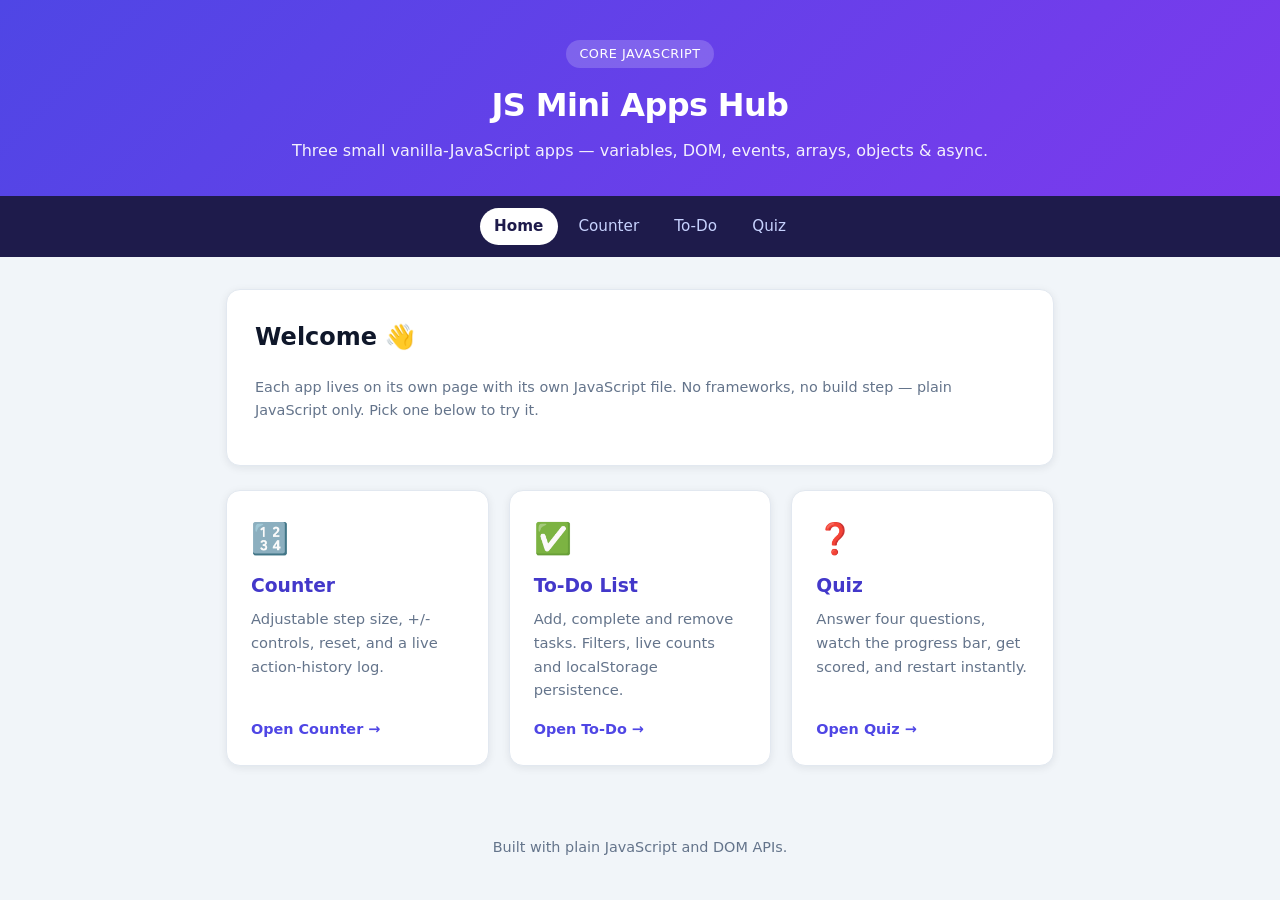
<file: index.html>
<!DOCTYPE html>
<html lang="en">
<head>
  <meta charset="UTF-8" />
  <meta name="viewport" content="width=device-width, initial-scale=1.0" />
  <title>JS Mini Apps Hub</title>
  <link rel="stylesheet" href="styles.css" />
</head>
<body>
  <header>
    <span class="badge">Core JavaScript</span>
    <h1>JS Mini Apps Hub</h1>
    <p>Three small vanilla-JavaScript apps — variables, DOM, events, arrays, objects &amp; async.</p>
  </header>

  <nav>
    <a href="index.html" class="active">Home</a>
    <a href="counter.html">Counter</a>
    <a href="todo.html">To-Do</a>
    <a href="quiz.html">Quiz</a>
  </nav>

  <main>
    <section>
      <h2>Welcome 👋</h2>
      <p class="hint">Each app lives on its own page with its own JavaScript file. No frameworks, no build step — plain JavaScript only. Pick one below to try it.</p>
    </section>

    <div class="card-grid">
      <a class="card" href="counter.html">
        <span class="icon">🔢</span>
        <h3>Counter</h3>
        <p>Adjustable step size, +/- controls, reset, and a live action-history log.</p>
        <span class="open">Open Counter →</span>
      </a>

      <a class="card" href="todo.html">
        <span class="icon">✅</span>
        <h3>To-Do List</h3>
        <p>Add, complete and remove tasks. Filters, live counts and localStorage persistence.</p>
        <span class="open">Open To-Do →</span>
      </a>

      <a class="card" href="quiz.html">
        <span class="icon">❓</span>
        <h3>Quiz</h3>
        <p>Answer four questions, watch the progress bar, get scored, and restart instantly.</p>
        <span class="open">Open Quiz →</span>
      </a>
    </div>
  </main>

  <footer>
    <p>Built with plain JavaScript and DOM APIs.</p>
  </footer>
</body>
</html>
</file>
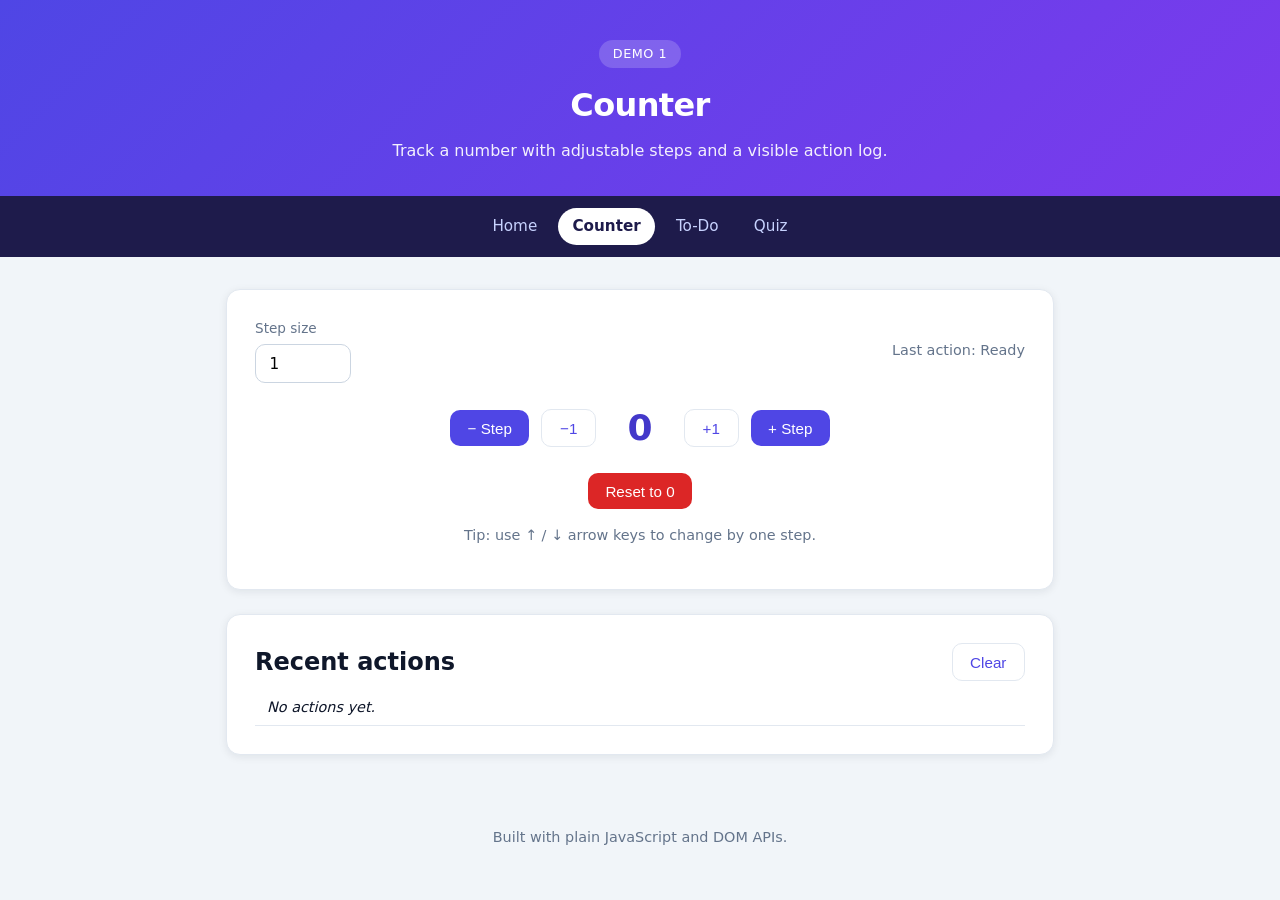
<file: counter.html>
<!DOCTYPE html>
<html lang="en">
<head>
  <meta charset="UTF-8" />
  <meta name="viewport" content="width=device-width, initial-scale=1.0" />
  <title>Counter · JS Mini Apps Hub</title>
  <link rel="stylesheet" href="styles.css" />
</head>
<body>
  <header>
    <span class="badge">Demo 1</span>
    <h1>Counter</h1>
    <p>Track a number with adjustable steps and a visible action log.</p>
  </header>

  <nav>
    <a href="index.html">Home</a>
    <a href="counter.html" class="active">Counter</a>
    <a href="todo.html">To-Do</a>
    <a href="quiz.html">Quiz</a>
  </nav>

  <main>
    <section>
      <div class="row between">
        <div>
          <label for="stepInput">Step size</label>
          <input id="stepInput" type="number" value="1" min="1" style="width: 6rem;" />
        </div>
        <p id="statusMsg" class="hint">Last action: Ready</p>
      </div>

      <div class="controls" style="justify-content: center;">
        <button id="decreaseBtn">− Step</button>
        <button class="ghost" id="minusOneBtn">−1</button>
        <span id="countValue">0</span>
        <button class="ghost" id="plusOneBtn">+1</button>
        <button id="increaseBtn">+ Step</button>
      </div>

      <div class="row" style="justify-content: center;">
        <button class="danger" id="resetBtn">Reset to 0</button>
      </div>

      <p class="hint" style="text-align:center;">Tip: use ↑ / ↓ arrow keys to change by one step.</p>
    </section>

    <section>
      <div class="row between">
        <h2 style="margin:0;">Recent actions</h2>
        <button class="ghost" id="clearLogBtn">Clear</button>
      </div>
      <ul class="log" id="actionLog"></ul>
    </section>
  </main>

  <footer><p>Built with plain JavaScript and DOM APIs.</p></footer>

  <script src="counter.js"></script>
</body>
</html>
</file>
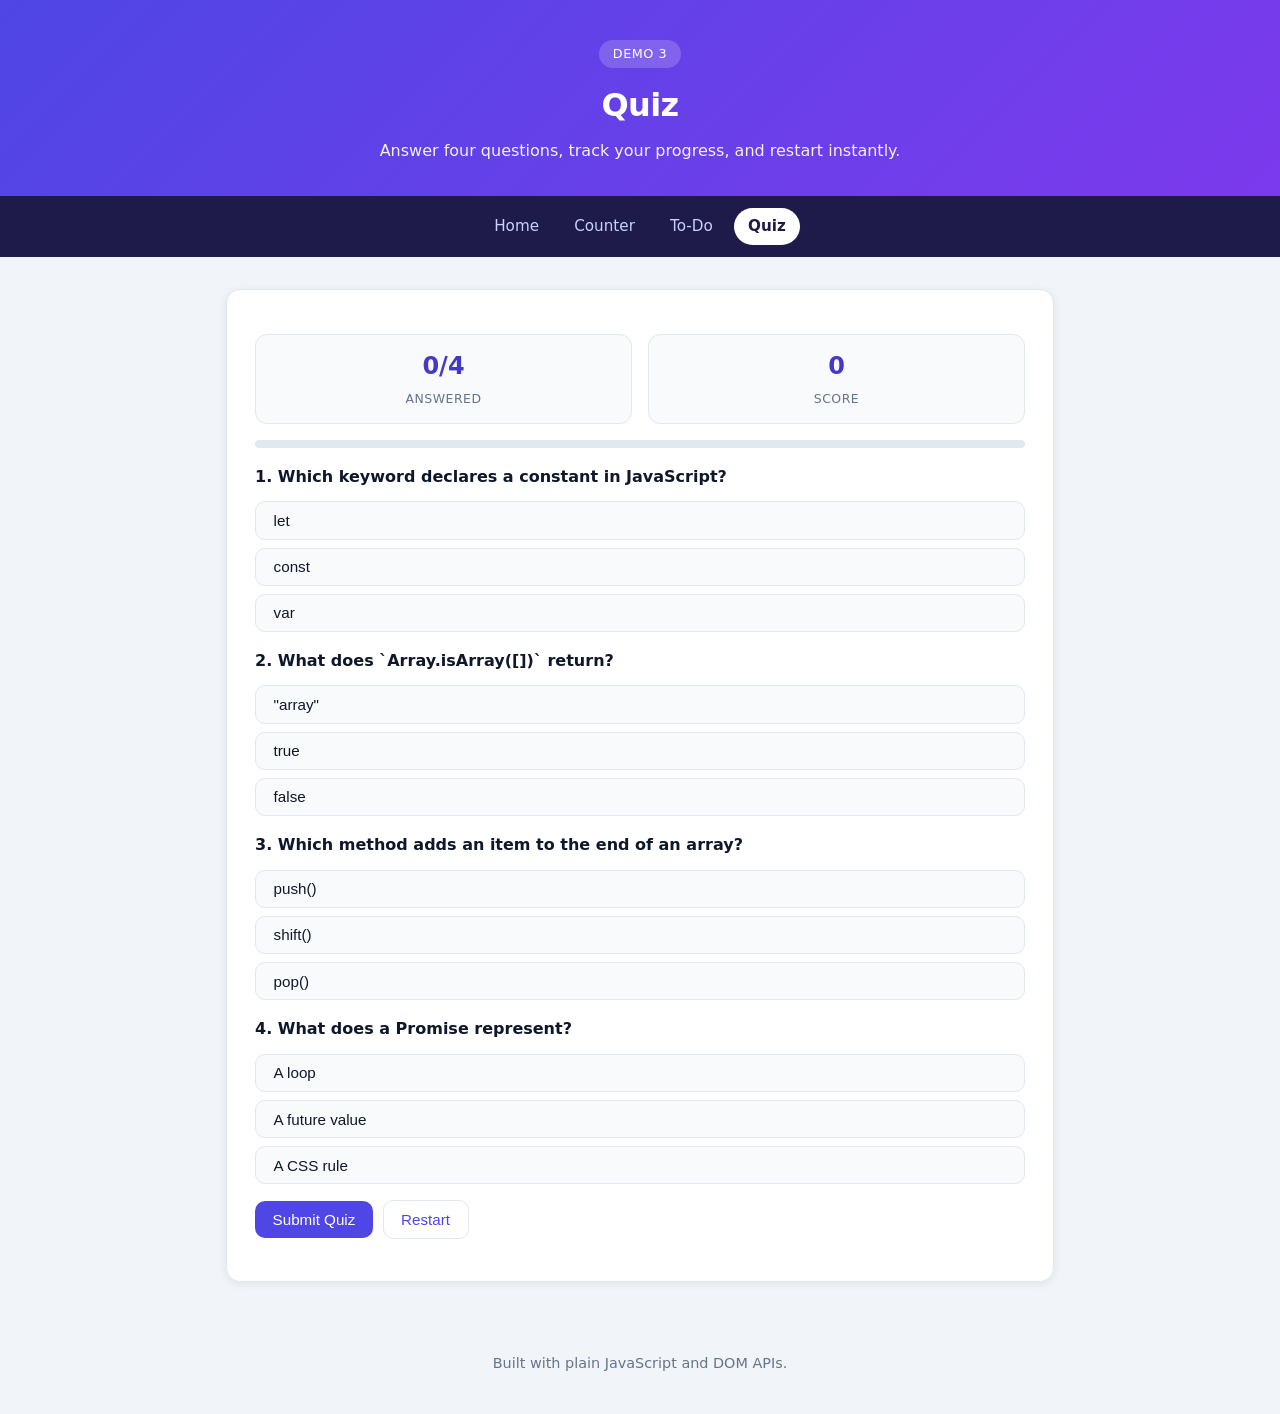
<file: quiz.html>
<!DOCTYPE html>
<html lang="en">
<head>
  <meta charset="UTF-8" />
  <meta name="viewport" content="width=device-width, initial-scale=1.0" />
  <title>Quiz · JS Mini Apps Hub</title>
  <link rel="stylesheet" href="styles.css" />
</head>
<body>
  <header>
    <span class="badge">Demo 3</span>
    <h1>Quiz</h1>
    <p>Answer four questions, track your progress, and restart instantly.</p>
  </header>

  <nav>
    <a href="index.html">Home</a>
    <a href="counter.html">Counter</a>
    <a href="todo.html">To-Do</a>
    <a href="quiz.html" class="active">Quiz</a>
  </nav>

  <main>
    <section>
      <div class="stats">
        <div class="stat"><span class="num"><span id="answeredCount">0</span>/<span id="totalCount">0</span></span><span class="lbl">Answered</span></div>
        <div class="stat"><span class="num" id="scoreCount">0</span><span class="lbl">Score</span></div>
      </div>

      <div class="progress"><span id="progressBar"></span></div>

      <div id="questionsArea"></div>

      <div class="row" style="margin-top: 1rem;">
        <button id="submitBtn">Submit Quiz</button>
        <button class="ghost" id="restartBtn">Restart</button>
      </div>

      <p id="resultMsg" class="hint"></p>
    </section>
  </main>

  <footer><p>Built with plain JavaScript and DOM APIs.</p></footer>

  <script src="quiz.js"></script>
</body>
</html>
</file>
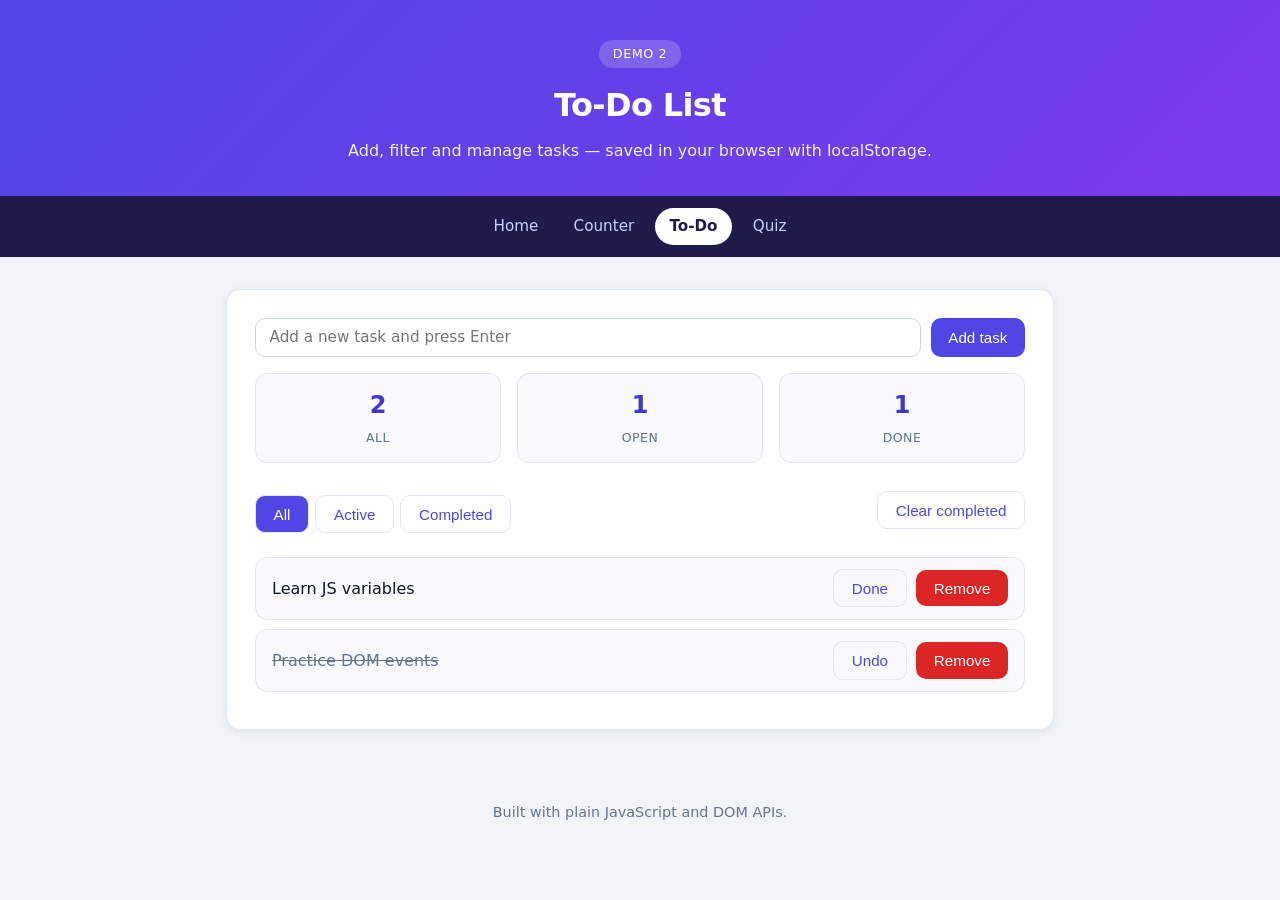
<file: todo.html>
<!DOCTYPE html>
<html lang="en">
<head>
  <meta charset="UTF-8" />
  <meta name="viewport" content="width=device-width, initial-scale=1.0" />
  <title>To-Do · JS Mini Apps Hub</title>
  <link rel="stylesheet" href="styles.css" />
</head>
<body>
  <header>
    <span class="badge">Demo 2</span>
    <h1>To-Do List</h1>
    <p>Add, filter and manage tasks — saved in your browser with localStorage.</p>
  </header>

  <nav>
    <a href="index.html">Home</a>
    <a href="counter.html">Counter</a>
    <a href="todo.html" class="active">To-Do</a>
    <a href="quiz.html">Quiz</a>
  </nav>

  <main>
    <section>
      <div class="todo-input">
        <input id="todoInput" type="text" placeholder="Add a new task and press Enter" />
        <button id="addTodoBtn">Add task</button>
      </div>

      <div class="stats">
        <div class="stat"><span class="num" id="statAll">0</span><span class="lbl">All</span></div>
        <div class="stat"><span class="num" id="statOpen">0</span><span class="lbl">Open</span></div>
        <div class="stat"><span class="num" id="statDone">0</span><span class="lbl">Done</span></div>
      </div>

      <div class="row between">
        <div class="filters">
          <button class="ghost active" data-filter="all">All</button>
          <button class="ghost" data-filter="active">Active</button>
          <button class="ghost" data-filter="completed">Completed</button>
        </div>
        <button class="ghost" id="clearCompletedBtn">Clear completed</button>
      </div>

      <ul id="todoList"></ul>
    </section>
  </main>

  <footer><p>Built with plain JavaScript and DOM APIs.</p></footer>

  <script src="todo.js"></script>
</body>
</html>
</file>
<file: styles.css>
:root {
  --bg: #0f172a;
  --surface: #ffffff;
  --surface-2: #f8fafc;
  --page-bg: #f1f5f9;
  --primary: #4f46e5;
  --primary-dark: #4338ca;
  --primary-soft: #eef2ff;
  --text: #0f172a;
  --muted: #64748b;
  --border: #e2e8f0;
  --success: #16a34a;
  --danger: #dc2626;
  --shadow: 0 2px 8px rgba(15, 23, 42, 0.08);
  --shadow-lg: 0 12px 28px rgba(15, 23, 42, 0.16);
  --radius: 14px;
}

* {
  box-sizing: border-box;
}

body {
  font-family: system-ui, -apple-system, "Segoe UI", Roboto, Arial, sans-serif;
  line-height: 1.6;
  margin: 0;
  background: var(--page-bg);
  color: var(--text);
}

header {
  text-align: center;
  padding: 2.5rem 1rem 2rem;
  background: linear-gradient(135deg, #4f46e5 0%, #7c3aed 100%);
  color: white;
}

header h1 {
  margin: 0 0 0.4rem;
  font-size: 2rem;
  letter-spacing: -0.02em;
}

header p {
  margin: 0;
  opacity: 0.92;
}

.badge {
  display: inline-block;
  margin-bottom: 0.75rem;
  padding: 0.25rem 0.85rem;
  background: rgba(255, 255, 255, 0.18);
  border-radius: 999px;
  font-size: 0.8rem;
  letter-spacing: 0.04em;
  text-transform: uppercase;
}

nav {
  display: flex;
  gap: 0.4rem;
  justify-content: center;
  flex-wrap: wrap;
  padding: 0.75rem 1rem;
  background: #1e1b4b;
  position: sticky;
  top: 0;
  z-index: 10;
}

nav a {
  color: #c7d2fe;
  text-decoration: none;
  padding: 0.4rem 0.9rem;
  border-radius: 999px;
  font-size: 0.95rem;
  transition: background 0.2s ease, color 0.2s ease;
}

nav a:hover {
  background: rgba(255, 255, 255, 0.12);
  color: white;
}

nav a.active {
  background: white;
  color: #1e1b4b;
  font-weight: 600;
}

main {
  max-width: 860px;
  margin: 2rem auto;
  padding: 0 1rem;
}

section {
  background: var(--surface);
  border: 1px solid var(--border);
  border-radius: var(--radius);
  padding: 1.75rem;
  margin-bottom: 1.5rem;
  box-shadow: var(--shadow);
}

section > h2 {
  margin-top: 0;
}

.hint {
  color: var(--muted);
  font-size: 0.9rem;
}

/* Buttons */
button {
  padding: 0.6rem 1.1rem;
  border: none;
  border-radius: 10px;
  background: var(--primary);
  color: white;
  font-size: 0.95rem;
  cursor: pointer;
  transition: background 0.18s ease, transform 0.08s ease;
}

button:hover {
  background: var(--primary-dark);
}

button:active {
  transform: translateY(1px);
}

button.ghost {
  background: transparent;
  color: var(--primary);
  border: 1px solid var(--border);
}

button.ghost:hover {
  background: var(--primary-soft);
}

button.danger {
  background: var(--danger);
}

button.danger:hover {
  background: #b91c1c;
}

input, select {
  padding: 0.6rem 0.85rem;
  border: 1px solid #cbd5e1;
  border-radius: 10px;
  font-size: 0.95rem;
  font-family: inherit;
}

input:focus, select:focus {
  outline: 2px solid var(--primary-soft);
  border-color: var(--primary);
}

label {
  font-size: 0.85rem;
  color: var(--muted);
  display: block;
  margin-bottom: 0.3rem;
}

/* ---------- Home hub cards ---------- */
.card-grid {
  display: grid;
  grid-template-columns: repeat(auto-fit, minmax(230px, 1fr));
  gap: 1.25rem;
}

.card {
  display: flex;
  flex-direction: column;
  background: var(--surface);
  border: 1px solid var(--border);
  border-radius: var(--radius);
  padding: 1.5rem;
  text-decoration: none;
  color: inherit;
  box-shadow: var(--shadow);
  transition: transform 0.15s ease, box-shadow 0.15s ease;
}

.card:hover {
  transform: translateY(-5px);
  box-shadow: var(--shadow-lg);
}

.card .icon {
  font-size: 1.9rem;
  margin-bottom: 0.5rem;
}

.card h3 {
  margin: 0 0 0.4rem;
  color: var(--primary-dark);
}

.card p {
  margin: 0 0 1rem;
  color: var(--muted);
  font-size: 0.92rem;
  flex: 1;
}

.card .open {
  font-weight: 600;
  color: var(--primary);
  font-size: 0.9rem;
}

/* ---------- Stats row ---------- */
.stats {
  display: flex;
  gap: 1rem;
  flex-wrap: wrap;
  margin: 1rem 0;
}

.stat {
  flex: 1;
  min-width: 90px;
  text-align: center;
  background: var(--surface-2);
  border: 1px solid var(--border);
  border-radius: 12px;
  padding: 0.75rem;
}

.stat .num {
  display: block;
  font-size: 1.5rem;
  font-weight: 700;
  color: var(--primary-dark);
}

.stat .lbl {
  font-size: 0.78rem;
  color: var(--muted);
  text-transform: uppercase;
  letter-spacing: 0.04em;
}

/* ---------- Toolbar / rows ---------- */
.row {
  display: flex;
  gap: 0.6rem;
  align-items: center;
  flex-wrap: wrap;
}

.row.between {
  justify-content: space-between;
}

.controls {
  display: flex;
  gap: 0.75rem;
  align-items: center;
  flex-wrap: wrap;
  margin: 1rem 0;
}

.log {
  list-style: none;
  padding: 0;
  margin: 0.5rem 0 0;
  max-height: 180px;
  overflow-y: auto;
}

.log li {
  padding: 0.4rem 0.75rem;
  border-bottom: 1px solid var(--border);
  font-size: 0.9rem;
  color: var(--muted);
}

.log li:first-child {
  color: var(--text);
  font-weight: 500;
}

.empty {
  color: var(--muted);
  font-style: italic;
  padding: 0.5rem 0;
}

/* ---------- Counter ---------- */
#countValue {
  min-width: 4rem;
  font-size: 2.25rem;
  font-weight: 800;
  text-align: center;
  color: var(--primary-dark);
}

/* ---------- To-Do ---------- */
.todo-input {
  display: flex;
  gap: 0.6rem;
}

.todo-input input {
  flex: 1;
}

.filters {
  display: flex;
  gap: 0.4rem;
  margin: 1rem 0 0.5rem;
}

.filters button.active {
  background: var(--primary);
  color: white;
}

#todoList {
  list-style: none;
  padding: 0;
  margin: 1rem 0 0;
}

#todoList li {
  display: flex;
  justify-content: space-between;
  align-items: center;
  gap: 0.75rem;
  padding: 0.7rem 1rem;
  margin-bottom: 0.6rem;
  border: 1px solid var(--border);
  border-radius: 12px;
  background: var(--surface-2);
}

#todoList li.completed .todo-label {
  text-decoration: line-through;
  color: var(--muted);
}

.todo-label {
  flex: 1;
  cursor: pointer;
}

/* ---------- Quiz ---------- */
.progress {
  height: 8px;
  background: var(--border);
  border-radius: 999px;
  overflow: hidden;
  margin: 0.75rem 0;
}

.progress > span {
  display: block;
  height: 100%;
  width: 0;
  background: var(--primary);
  transition: width 0.3s ease;
}

.quiz-question {
  font-weight: 600;
  margin: 1rem 0 0.75rem;
}

.answers {
  display: grid;
  gap: 0.5rem;
}

.answers button {
  text-align: left;
  background: var(--surface-2);
  color: var(--text);
  border: 1px solid var(--border);
}

.answers button:hover {
  border-color: var(--primary);
  background: var(--primary-soft);
}

.answers button.selected {
  border-color: var(--primary);
  background: var(--primary-soft);
  font-weight: 600;
}

.answers button.correct {
  border-color: var(--success);
  background: #dcfce7;
}

.answers button.wrong {
  border-color: var(--danger);
  background: #fee2e2;
}

footer {
  text-align: center;
  padding: 1.5rem 1rem;
  color: var(--muted);
  font-size: 0.9rem;
}
</file>
